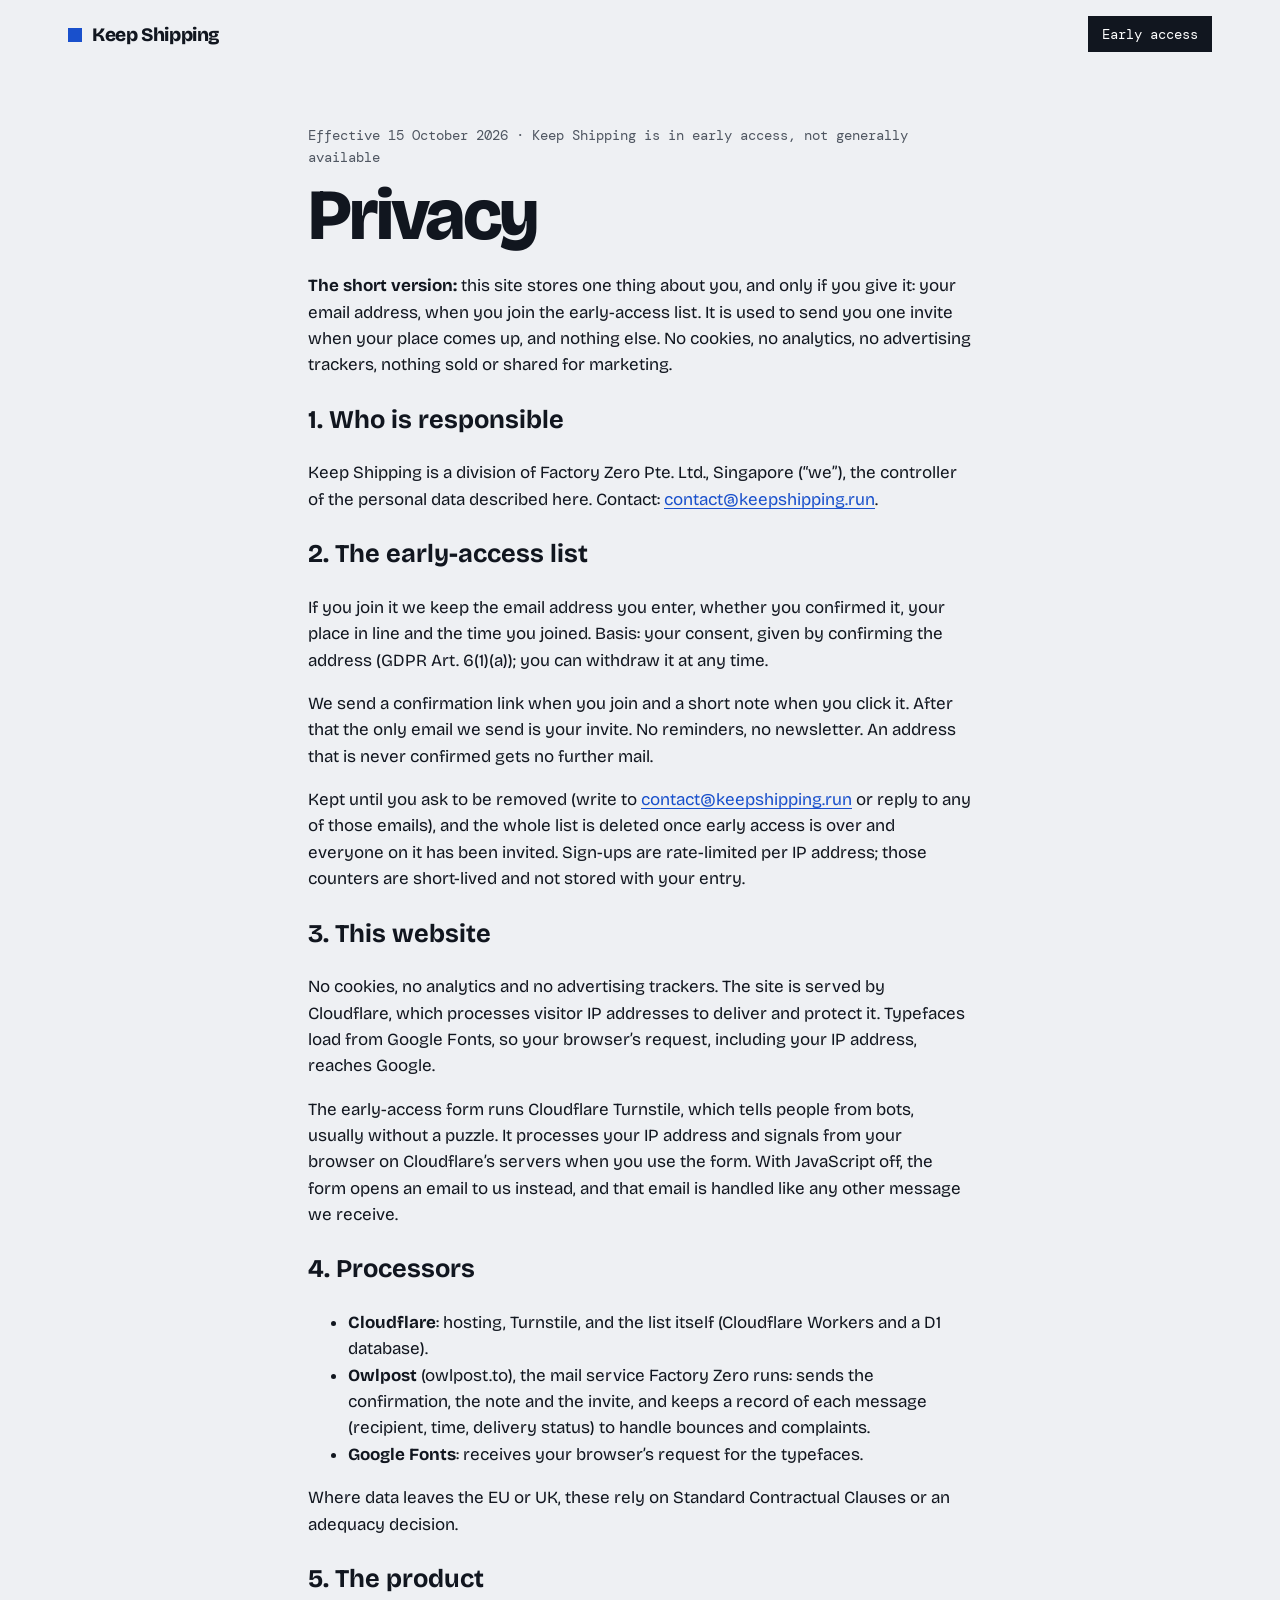
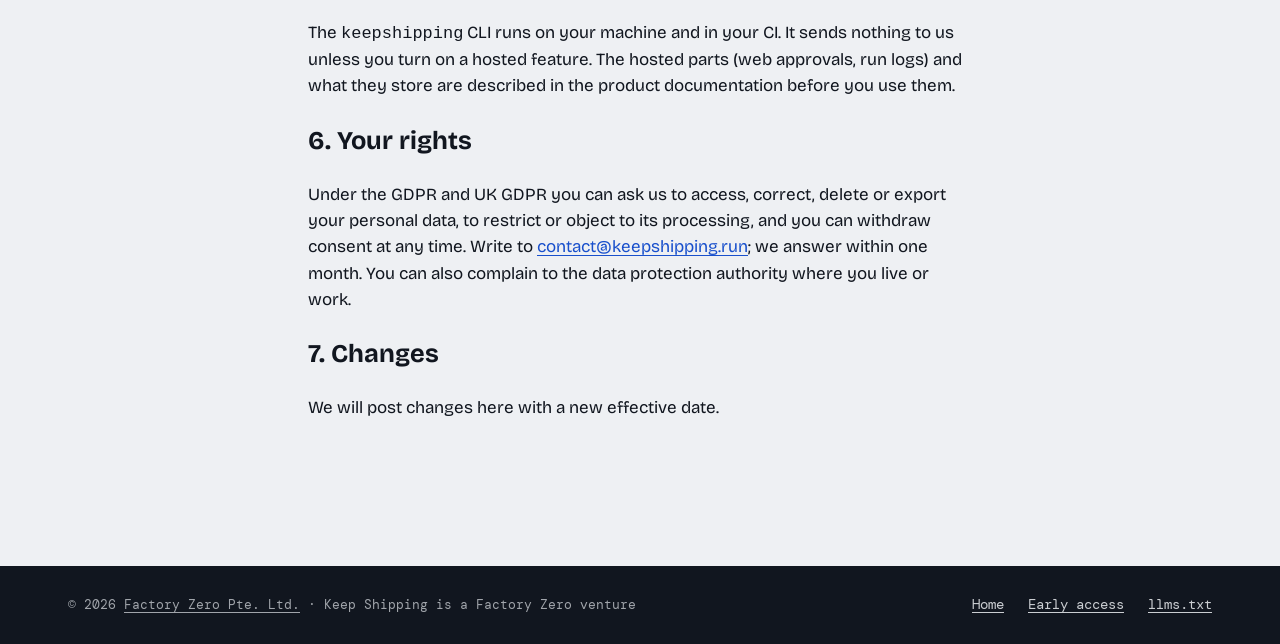
<file: privacy.html>
<!doctype html>
<html lang="en">
<head>
<meta charset="utf-8">
<meta name="viewport" content="width=device-width, initial-scale=1">
<title>Privacy — Keep Shipping</title>
<meta name="description" content="What the Keep Shipping site and early-access list store about you, why, for how long, who processes it, and how to be removed.">
<link rel="canonical" href="https://keepshipping.run/privacy">
<meta name="theme-color" content="#eef0f3">
<link rel="icon" href="/assets/favicon.svg" type="image/svg+xml">
<link rel="preconnect" href="https://fonts.googleapis.com">
<link rel="preconnect" href="https://fonts.gstatic.com" crossorigin>
<link rel="stylesheet" href="https://fonts.googleapis.com/css2?family=Bricolage+Grotesque:opsz,wght@12..96,400;12..96,500;12..96,700;12..96,800&family=DM+Mono:wght@400;500&display=swap">
<link rel="stylesheet" href="/assets/keepshipping.css">
</head>
<body>
<div class="page">
  <header style="max-width:1240px;margin:0 auto;padding:20px clamp(20px,5vw,48px);display:flex;align-items:center;justify-content:space-between;gap:16px;flex-wrap:wrap">
    <a href="/" aria-label="Keep Shipping home" style="display:flex;align-items:center;gap:10px;text-decoration:none;color:oklch(0.2 0.02 262);font-weight:800;font-size:19px;letter-spacing:-0.02em">
      <span aria-hidden="true" style="width:14px;height:14px;background:oklch(0.48 0.2 263);display:block"></span>
      Keep Shipping
    </a>
    <nav aria-label="Primary" style="font-family:'DM Mono',monospace;font-size:14px"><a class="nav-cta" href="/#early-access">Early access</a></nav>
  </header>
  <main style="max-width:760px;margin:0 auto;padding:clamp(24px,5vw,56px) clamp(20px,5vw,48px) clamp(72px,10vw,144px)">
    <p style="margin:0 0 12px;font-family:'DM Mono',monospace;font-size:14px;color:oklch(0.45 0.02 262)">Effective 15 October 2026 · Keep Shipping is in early access, not generally available</p>
    <h1 style="margin:0 0 24px;font-weight:800;font-size:clamp(40px,7vw,72px);line-height:0.95;letter-spacing:-0.04em">Privacy</h1>
    <p><strong>The short version:</strong> this site stores one thing about you, and only if you give it: your email address, when you join the early-access list. It is used to send you one invite when your place comes up, and nothing else. No cookies, no analytics, no advertising trackers, nothing sold or shared for marketing.</p>

    <h2>1. Who is responsible</h2>
    <p>Keep Shipping is a division of Factory Zero Pte. Ltd., Singapore (“we”), the controller of the personal data described here. Contact: <a href="mailto:contact@keepshipping.run?subject=Privacy">contact@keepshipping.run</a>.</p>

    <h2>2. The early-access list</h2>
    <p>If you join it we keep the email address you enter, whether you confirmed it, your place in line and the time you joined. Basis: your consent, given by confirming the address (GDPR Art. 6(1)(a)); you can withdraw it at any time.</p>
    <p>We send a confirmation link when you join and a short note when you click it. After that the only email we send is your invite. No reminders, no newsletter. An address that is never confirmed gets no further mail.</p>
    <p>Kept until you ask to be removed (write to <a href="mailto:contact@keepshipping.run?subject=Remove%20me">contact@keepshipping.run</a> or reply to any of those emails), and the whole list is deleted once early access is over and everyone on it has been invited. Sign-ups are rate-limited per IP address; those counters are short-lived and not stored with your entry.</p>

    <h2>3. This website</h2>
    <p>No cookies, no analytics and no advertising trackers. The site is served by Cloudflare, which processes visitor IP addresses to deliver and protect it. Typefaces load from Google Fonts, so your browser’s request, including your IP address, reaches Google.</p>
    <p>The early-access form runs Cloudflare Turnstile, which tells people from bots, usually without a puzzle. It processes your IP address and signals from your browser on Cloudflare’s servers when you use the form. With JavaScript off, the form opens an email to us instead, and that email is handled like any other message we receive.</p>

    <h2>4. Processors</h2>
    <ul>
      <li><strong>Cloudflare</strong>: hosting, Turnstile, and the list itself (Cloudflare Workers and a D1 database).</li>
      <li><strong>Owlpost</strong> (owlpost.to), the mail service Factory Zero runs: sends the confirmation, the note and the invite, and keeps a record of each message (recipient, time, delivery status) to handle bounces and complaints.</li>
      <li><strong>Google Fonts</strong>: receives your browser’s request for the typefaces.</li>
    </ul>
    <p>Where data leaves the EU or UK, these rely on Standard Contractual Clauses or an adequacy decision.</p>

    <h2>5. The product</h2>
    <p>The <code>keepshipping</code> CLI runs on your machine and in your CI. It sends nothing to us unless you turn on a hosted feature. The hosted parts (web approvals, run logs) and what they store are described in the product documentation before you use them.</p>

    <h2>6. Your rights</h2>
    <p>Under the GDPR and UK GDPR you can ask us to access, correct, delete or export your personal data, to restrict or object to its processing, and you can withdraw consent at any time. Write to <a href="mailto:contact@keepshipping.run?subject=Privacy">contact@keepshipping.run</a>; we answer within one month. You can also complain to the data protection authority where you live or work.</p>

    <h2>7. Changes</h2>
    <p>We will post changes here with a new effective date.</p>
  </main>
  <footer style="background:oklch(0.2 0.02 262);color:oklch(0.85 0.006 262)">
    <div style="max-width:1240px;margin:0 auto;padding:28px clamp(20px,5vw,48px);display:flex;flex-wrap:wrap;justify-content:space-between;align-items:center;gap:16px;font-family:'DM Mono',monospace;font-size:14px">
      <span class="foot-copy">© 2026 <a href="https://factory0.ventures/">Factory Zero Pte. Ltd.</a> · Keep Shipping is a Factory Zero venture</span>
      <nav aria-label="Footer" style="display:flex;gap:24px;flex-wrap:wrap">
        <a class="foot-link" href="/">Home</a>
        <a class="foot-link" href="/#early-access">Early access</a>
        <a class="foot-link" href="/llms.txt">llms.txt</a>
      </nav>
    </div>
  </footer>
</div>
</body>
</html>
</file>
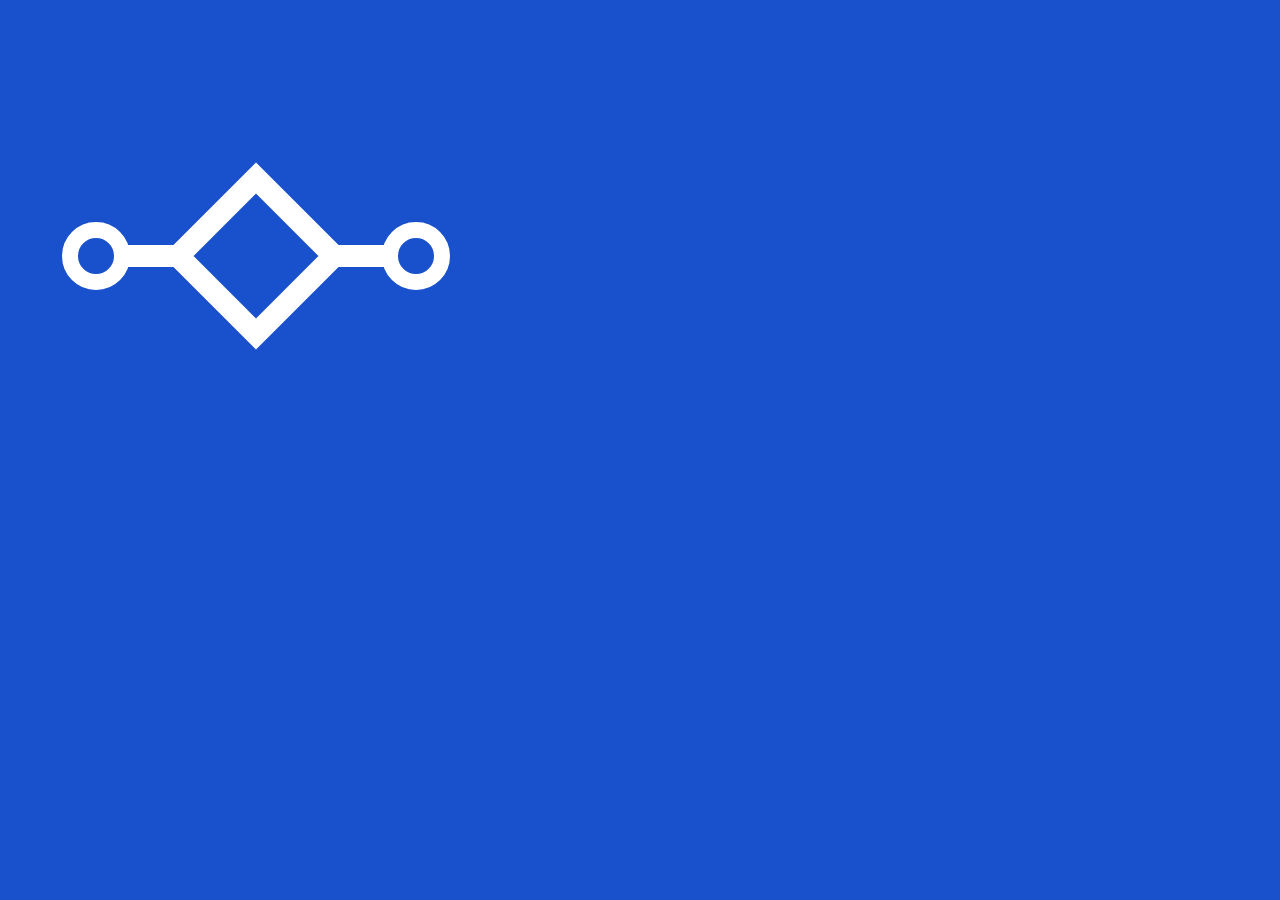
<file: tools/avatar-render.html>
<!DOCTYPE html><meta charset="utf-8"><link rel="stylesheet" href="https://fonts.googleapis.com/css2?family=Bricolage+Grotesque:opsz,wght@12..96,400;12..96,500;12..96,700;12..96,800&family=DM+Mono:wght@400;500&display=swap">
<style>*{box-sizing:border-box}html,body{margin:0}
:root{--bg:#eef0f3;--paper:#fbfcfd;--ink:#11161f;--blue:#1950cc;--muted:#3e434b}
.d{font-family:"Bricolage Grotesque",system-ui,sans-serif;font-weight:800;letter-spacing:-.055em;font-variation-settings:"opsz" 96}
.m{font-family:"DM Mono",monospace}
.sq{display:block;background:var(--blue)}
.route{position:relative;height:14px}
.route .l{position:absolute;left:0;right:0;top:6px;height:2px;background:var(--ink)}
.route .n{position:absolute;inset:0;display:flex;justify-content:space-between}
.route .n span{width:14px;height:14px;background:var(--paper);border:2px solid var(--ink);border-radius:50%}
.route .n span.g{border-radius:0;border-color:var(--blue);transform:rotate(45deg)}
.labels{display:flex;justify-content:space-between;margin-top:10px;color:var(--muted)}
.labels span:nth-child(4){color:var(--blue)}
</style>
<style>body{width:512px;height:512px;overflow:hidden;background:var(--blue);position:relative}
svg{position:absolute;inset:0}</style>
<body><svg width="512" height="512" viewBox="0 0 512 512"><path d="M72 256h368" stroke="#fff" stroke-width="22"/><path d="M256 178l78 78-78 78-78-78z" fill="#1950cc" stroke="#fff" stroke-width="22"/><circle cx="96" cy="256" r="26" fill="#1950cc" stroke="#fff" stroke-width="16"/><circle cx="416" cy="256" r="26" fill="#1950cc" stroke="#fff" stroke-width="16"/></svg></body>
</file>
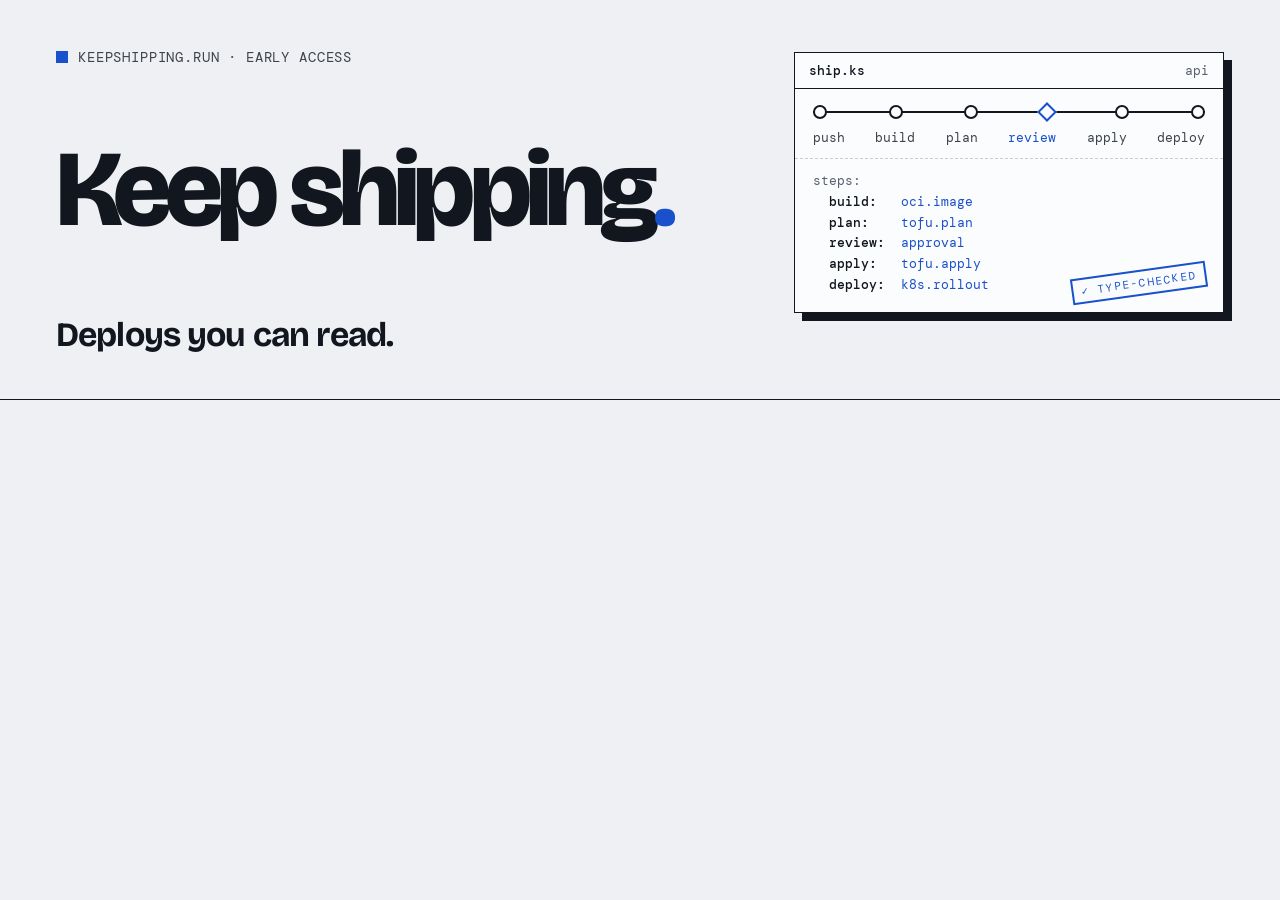
<file: tools/banner-render.html>
<!DOCTYPE html><meta charset="utf-8"><link rel="stylesheet" href="https://fonts.googleapis.com/css2?family=Bricolage+Grotesque:opsz,wght@12..96,400;12..96,500;12..96,700;12..96,800&family=DM+Mono:wght@400;500&display=swap">
<style>*{box-sizing:border-box}html,body{margin:0}
:root{--bg:#eef0f3;--paper:#fbfcfd;--ink:#11161f;--blue:#1950cc;--muted:#3e434b}
.d{font-family:"Bricolage Grotesque",system-ui,sans-serif;font-weight:800;letter-spacing:-.055em;font-variation-settings:"opsz" 96}
.m{font-family:"DM Mono",monospace}
.sq{display:block;background:var(--blue)}
.route{position:relative;height:14px}
.route .l{position:absolute;left:0;right:0;top:6px;height:2px;background:var(--ink)}
.route .n{position:absolute;inset:0;display:flex;justify-content:space-between}
.route .n span{width:14px;height:14px;background:var(--paper);border:2px solid var(--ink);border-radius:50%}
.route .n span.g{border-radius:0;border-color:var(--blue);transform:rotate(45deg)}
.labels{display:flex;justify-content:space-between;margin-top:10px;color:var(--muted)}
.labels span:nth-child(4){color:var(--blue)}
</style>
<style>body{width:1280px;height:400px;overflow:hidden;background:var(--bg);color:var(--ink);position:relative;border-bottom:1.5px solid var(--ink)}
.l{position:absolute;left:56px;top:48px;bottom:44px;display:flex;flex-direction:column;justify-content:space-between}
h1{margin:0;font-size:108px;line-height:.86}
h1 b{color:var(--blue)}
p{margin:0;font-family:"Bricolage Grotesque";font-weight:700;font-size:34px;letter-spacing:-.025em}
.meta{font-size:14px;letter-spacing:.06em;text-transform:uppercase;color:var(--muted)}
.card{position:absolute;right:56px;top:52px;width:430px;border:1.5px solid var(--ink);background:var(--paper);box-shadow:8px 8px 0 var(--ink);font-size:13px}
.card .h{display:flex;justify-content:space-between;padding:9px 14px;border-bottom:1.5px solid var(--ink)}
.card .r{padding:16px 18px 12px;border-bottom:1px dashed #c5cad3}
.card pre{margin:0;padding:12px 18px 16px;font-family:"DM Mono";font-size:13px;line-height:1.6}
.k{color:#5b6070}.s{color:var(--blue)}
.stamp{position:absolute;right:16px;bottom:16px;transform:rotate(-8deg);border:2px solid var(--blue);color:var(--blue);padding:4px 8px;font-size:11px;letter-spacing:.12em;background:rgba(251,252,253,.85)}
</style>
<body>
<div class="l"><div class="meta m" style="display:flex;align-items:center;gap:10px"><i class="sq" style="width:12px;height:12px"></i>keepshipping.run · early access</div><h1 class="d">Keep shipping<b>.</b></h1><p>Deploys you can read.</p></div>
<div class="card m"><div class="h"><b style="font-weight:500">ship.ks</b><span class="k">api</span></div><div class="r"><div class="route"><div class="l"></div><div class="n"><span></span><span></span><span></span><span class="g"></span><span></span><span></span></div></div><div class="labels m"><span>push</span><span>build</span><span>plan</span><span>review</span><span>apply</span><span>deploy</span></div></div>
<pre><span class="k">steps:</span>
  <b style="font-weight:500">build:</b>   <span class="s">oci.image</span>
  <b style="font-weight:500">plan:</b>    <span class="s">tofu.plan</span>
  <b style="font-weight:500">review:</b>  <span class="s">approval</span>
  <b style="font-weight:500">apply:</b>   <span class="s">tofu.apply</span>
  <b style="font-weight:500">deploy:</b>  <span class="s">k8s.rollout</span></pre>
<div class="stamp m">✓ TYPE-CHECKED</div></div>
</body>
</file>
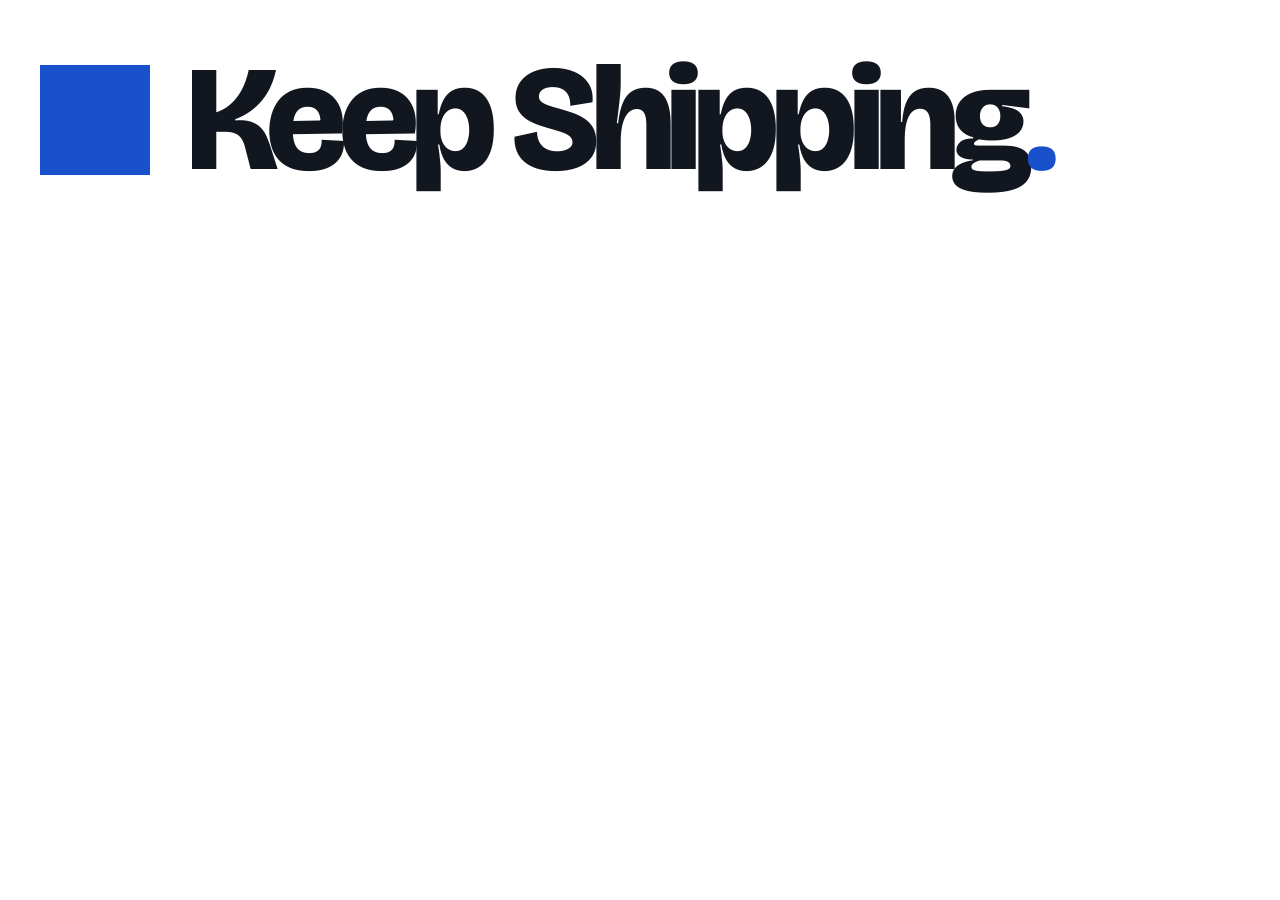
<file: tools/logo-render.html>
<!DOCTYPE html><meta charset="utf-8"><link rel="stylesheet" href="https://fonts.googleapis.com/css2?family=Bricolage+Grotesque:opsz,wght@12..96,400;12..96,500;12..96,700;12..96,800&family=DM+Mono:wght@400;500&display=swap">
<style>*{box-sizing:border-box}html,body{margin:0}
:root{--bg:#eef0f3;--paper:#fbfcfd;--ink:#11161f;--blue:#1950cc;--muted:#3e434b}
.d{font-family:"Bricolage Grotesque",system-ui,sans-serif;font-weight:800;letter-spacing:-.055em;font-variation-settings:"opsz" 96}
.m{font-family:"DM Mono",monospace}
.sq{display:block;background:var(--blue)}
.route{position:relative;height:14px}
.route .l{position:absolute;left:0;right:0;top:6px;height:2px;background:var(--ink)}
.route .n{position:absolute;inset:0;display:flex;justify-content:space-between}
.route .n span{width:14px;height:14px;background:var(--paper);border:2px solid var(--ink);border-radius:50%}
.route .n span.g{border-radius:0;border-color:var(--blue);transform:rotate(45deg)}
.labels{display:flex;justify-content:space-between;margin-top:10px;color:var(--muted)}
.labels span:nth-child(4){color:var(--blue)}
</style>
<style>body{width:1200px;height:240px;overflow:hidden;background:transparent;display:flex;align-items:center;padding-left:40px;gap:36px}
.w{font-size:150px;line-height:1;color:var(--ink)}.w b{color:var(--blue)}</style>
<body><i class="sq" style="width:110px;height:110px"></i><span class="w d">Keep Shipping<b>.</b></span></body>
</file>
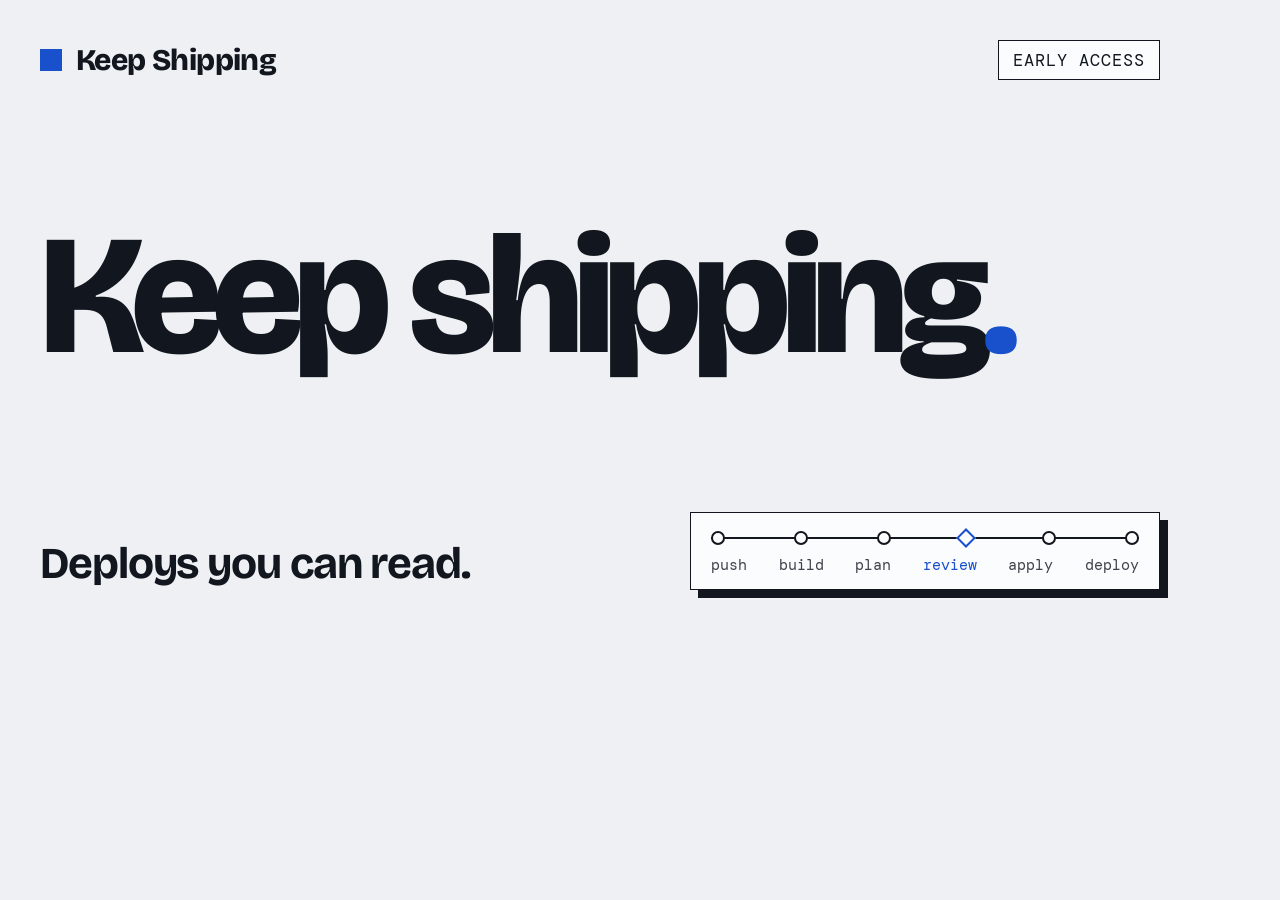
<file: tools/og-render.html>
<!DOCTYPE html><meta charset="utf-8"><link rel="stylesheet" href="https://fonts.googleapis.com/css2?family=Bricolage+Grotesque:opsz,wght@12..96,400;12..96,500;12..96,700;12..96,800&family=DM+Mono:wght@400;500&display=swap">
<style>*{box-sizing:border-box}html,body{margin:0}
:root{--bg:#eef0f3;--paper:#fbfcfd;--ink:#11161f;--blue:#1950cc;--muted:#3e434b}
.d{font-family:"Bricolage Grotesque",system-ui,sans-serif;font-weight:800;letter-spacing:-.055em;font-variation-settings:"opsz" 96}
.m{font-family:"DM Mono",monospace}
.sq{display:block;background:var(--blue)}
.route{position:relative;height:14px}
.route .l{position:absolute;left:0;right:0;top:6px;height:2px;background:var(--ink)}
.route .n{position:absolute;inset:0;display:flex;justify-content:space-between}
.route .n span{width:14px;height:14px;background:var(--paper);border:2px solid var(--ink);border-radius:50%}
.route .n span.g{border-radius:0;border-color:var(--blue);transform:rotate(45deg)}
.labels{display:flex;justify-content:space-between;margin-top:10px;color:var(--muted)}
.labels span:nth-child(4){color:var(--blue)}
</style>
<style>body{width:1200px;height:630px;overflow:hidden;background:var(--bg);color:var(--ink);position:relative}
.frame{position:absolute;inset:40px;display:flex;flex-direction:column;justify-content:space-between}
.top{display:flex;justify-content:space-between;align-items:center;font-size:30px}
.brand{display:flex;align-items:center;gap:14px;font-family:"Bricolage Grotesque";font-weight:800;letter-spacing:-.02em}
.tag{font-size:17px;letter-spacing:.06em;text-transform:uppercase;border:1.5px solid var(--ink);padding:8px 14px;background:var(--paper)}
h1{margin:0;font-size:170px;line-height:.86}
h1 b{color:var(--blue)}
.sub{display:flex;justify-content:space-between;align-items:end;gap:40px}
.sub p{margin:0;font-family:"Bricolage Grotesque";font-weight:700;font-size:44px;letter-spacing:-.025em}
.pipe{width:470px;font-size:15px;padding:18px 20px 14px;border:1.5px solid var(--ink);background:var(--paper);box-shadow:8px 8px 0 var(--ink)}
</style>
<body><div class="frame">
 <div class="top"><span class="brand"><i class="sq" style="width:22px;height:22px"></i>Keep Shipping</span><span class="tag m">Early access</span></div>
 <h1 class="d">Keep shipping<b>.</b></h1>
 <div class="sub"><p>Deploys you can read.</p><div class="pipe"><div class="route"><div class="l"></div><div class="n"><span></span><span></span><span></span><span class="g"></span><span></span><span></span></div></div><div class="labels m"><span>push</span><span>build</span><span>plan</span><span>review</span><span>apply</span><span>deploy</span></div></div></div>
</div></body>
</file>
<file: assets/keepshipping.css>
/* Keep Shipping. Layout and colour are inline in index.html, as in the Claude
   Design source; this file holds the base, the interaction states the inline
   styles can't express, and the pieces added in the port. Hover and focus
   rules need !important because they override inline styles. */

html,body{margin:0;background:oklch(0.955 0.004 255);color:oklch(0.2 0.02 262);-webkit-font-smoothing:antialiased}
*{box-sizing:border-box}
a{color:oklch(0.48 0.2 263);text-underline-offset:3px}
a:hover{color:oklch(0.2 0.02 262)}
::selection{background:oklch(0.48 0.2 263);color:#fff}
html{scroll-padding-top:16px}

.page{font-family:'Bricolage Grotesque',system-ui,sans-serif;font-size:17px;line-height:1.55;min-height:100vh}

.skip{position:absolute;left:-9999px;top:8px;padding:8px 12px;background:oklch(0.2 0.02 262);color:#fff;z-index:10}
.skip:focus{left:8px}

.nav-link{color:oklch(0.2 0.02 262);text-decoration:none}
.nav-link:hover{text-decoration:underline}
.nav-cta{color:#fff;background:oklch(0.2 0.02 262);padding:9px 14px;text-decoration:none}
.nav-cta:hover{background:oklch(0.48 0.2 263);color:#fff}

.in:focus{outline:3px solid oklch(0.48 0.2 263)!important;outline-offset:2px}
.in--cta:focus{outline-color:oklch(0.2 0.02 262)!important}
.btn--hero:hover{background:oklch(0.2 0.02 262)!important;border-color:oklch(0.2 0.02 262)!important}
.btn--hero:focus-visible{outline:3px solid oklch(0.2 0.02 262);outline-offset:2px}
.btn--cta:hover{background:#fff!important;color:oklch(0.2 0.02 262)!important}
.btn--cta:focus-visible{outline:3px solid #fff;outline-offset:2px}
.ks-form[aria-busy="true"] .btn{opacity:.6;cursor:progress}
.btn[aria-busy="true"]{opacity:.85;cursor:progress}
.btn[aria-busy="true"]::before{content:"";display:inline-block;width:14px;height:14px;margin-right:10px;vertical-align:-2px;border:2px solid currentColor;border-right-color:transparent;border-radius:50%;animation:ksspin .8s linear infinite}
@keyframes ksspin{to{transform:rotate(360deg)}}
.ks-form[hidden]{display:none!important}
.ks-done{display:flex;flex-direction:column;gap:10px;padding:20px 22px;border:1.5px solid oklch(0.2 0.02 262);background:oklch(0.99 0.002 255);color:oklch(0.2 0.02 262);font-size:17px;line-height:1.5}
#early-access .ks-done{border-color:#fff;background:oklch(0.2 0.02 262);color:#fff;max-width:620px}
.ks-done:focus{outline:none}
.ks-done:focus-visible{outline:3px solid oklch(0.48 0.2 263);outline-offset:2px}
#early-access .ks-done:focus-visible{outline-color:#fff}
.ks-done p{margin:0}
.ks-done__h{font-family:'DM Mono',monospace;font-size:14px;letter-spacing:0.04em;text-transform:uppercase;color:oklch(0.48 0.2 263)}
#early-access .ks-done__h{color:#fff}
.ks-done strong{overflow-wrap:anywhere}
.ks-done__fine{font-size:15px;opacity:.85}
.ks-done__again{padding:0;font:inherit;color:inherit;background:none;border:0;text-decoration:underline;text-underline-offset:3px;cursor:pointer}
.ks-done a{color:inherit}

.status-line{margin:0;display:flex;align-items:center;gap:10px;font-family:'DM Mono',monospace;font-size:13px;letter-spacing:0.04em;text-transform:uppercase;color:oklch(0.2 0.02 262)}
.status-line span{width:8px;height:8px;background:oklch(0.48 0.2 263);display:block;animation:ksblink 1.2s steps(1) infinite}

.route-dot{position:absolute;top:1px;width:8px;height:8px;margin-left:-4px;background:oklch(0.48 0.2 263);animation:ksroute 5s cubic-bezier(.6,0,.4,1) infinite}

.foot-link{color:oklch(0.85 0.006 262)}
.foot-link:hover{color:#fff}
.foot-copy{color:oklch(0.72 0.01 262);font-size:13px}
.foot-copy a{color:inherit}
.foot-copy a:hover{color:#fff}
/* "Built with": generated by tools/built-with.py from the Factory Zero registry.
   Square DM Mono chips on the footer's ink. Live ones carry the blue square from the
   wordmark; planned ones are dashed with a hollow square and a PLANNED tag. The
   whole chip is the link's hit area. */
.built-with{list-style:none;max-width:1240px;margin:0 auto;padding:0 clamp(20px,5vw,48px) 28px;display:flex;flex-wrap:wrap;gap:8px;font-family:'DM Mono',monospace;font-size:12px;line-height:1.3}
.bw{position:relative;display:inline-flex;align-items:center;flex-wrap:wrap;gap:2px 8px;max-width:100%;min-height:34px;padding:6px 12px;border:1px solid oklch(0.38 0.02 262);background:oklch(0.24 0.02 262);color:oklch(0.78 0.01 262);transition:border-color .15s,background .15s}
.bw::before{content:"";flex:none;width:7px;height:7px;background:oklch(0.62 0.17 263)}
.built-with .bw__name{color:#fff;text-decoration:none;overflow-wrap:anywhere}
.built-with .bw__name::after{content:"";position:absolute;inset:-1px}
.built-with .bw__name:focus-visible{outline:none}
.built-with .bw__name:focus-visible::after{outline:3px solid #fff;outline-offset:2px}
.bw:hover{border-color:oklch(0.62 0.17 263);background:oklch(0.27 0.03 262)}
.bw--planned{background:transparent;border-style:dashed;border-color:oklch(0.42 0.015 262)}
.bw--planned::before{background:transparent;box-shadow:inset 0 0 0 1px oklch(0.72 0.01 262)}
.built-with .bw--planned .bw__name{color:oklch(0.88 0.006 262)}
.bw__tag{font-size:10px;letter-spacing:.08em;text-transform:uppercase;color:oklch(0.78 0.01 262);border:1px solid oklch(0.42 0.015 262);padding:1px 5px}
.bw__paren{display:none}
.bw--source{background:transparent;border-color:transparent}
.bw--source::before{display:none}
.bw--source:hover{background:transparent;border-color:oklch(0.42 0.015 262)}

@keyframes ksroute{0%{left:0%;opacity:0}6%{opacity:1}94%{opacity:1}100%{left:100%;opacity:0}}
@keyframes ksblink{50%{opacity:0}}
@media (prefers-reduced-motion:reduce){*{animation:none!important;transition:none!important}.btn[aria-busy="true"]::before{display:none}.route-dot{display:none}}

/* 404 */
.lost{max-width:1240px;margin:0 auto;padding:clamp(24px,5vw,56px) clamp(20px,5vw,48px) clamp(72px,10vw,144px);display:flex;flex-direction:column;gap:28px}
.lost h1{margin:0;font-weight:800;font-size:clamp(56px,11vw,150px);line-height:0.88;letter-spacing:-0.055em}
.lost h1 span{color:oklch(0.48 0.2 263)}
.lost pre{margin:0;padding:18px 20px;background:oklch(0.2 0.02 262);color:oklch(0.93 0.005 262);font-family:'DM Mono',monospace;font-size:14px;line-height:1.75;overflow-x:auto;max-width:640px}
.lost pre b{color:oklch(0.75 0.15 25);font-weight:400}
.lost pre i{color:oklch(0.72 0.01 262);font-style:normal}
</file>
